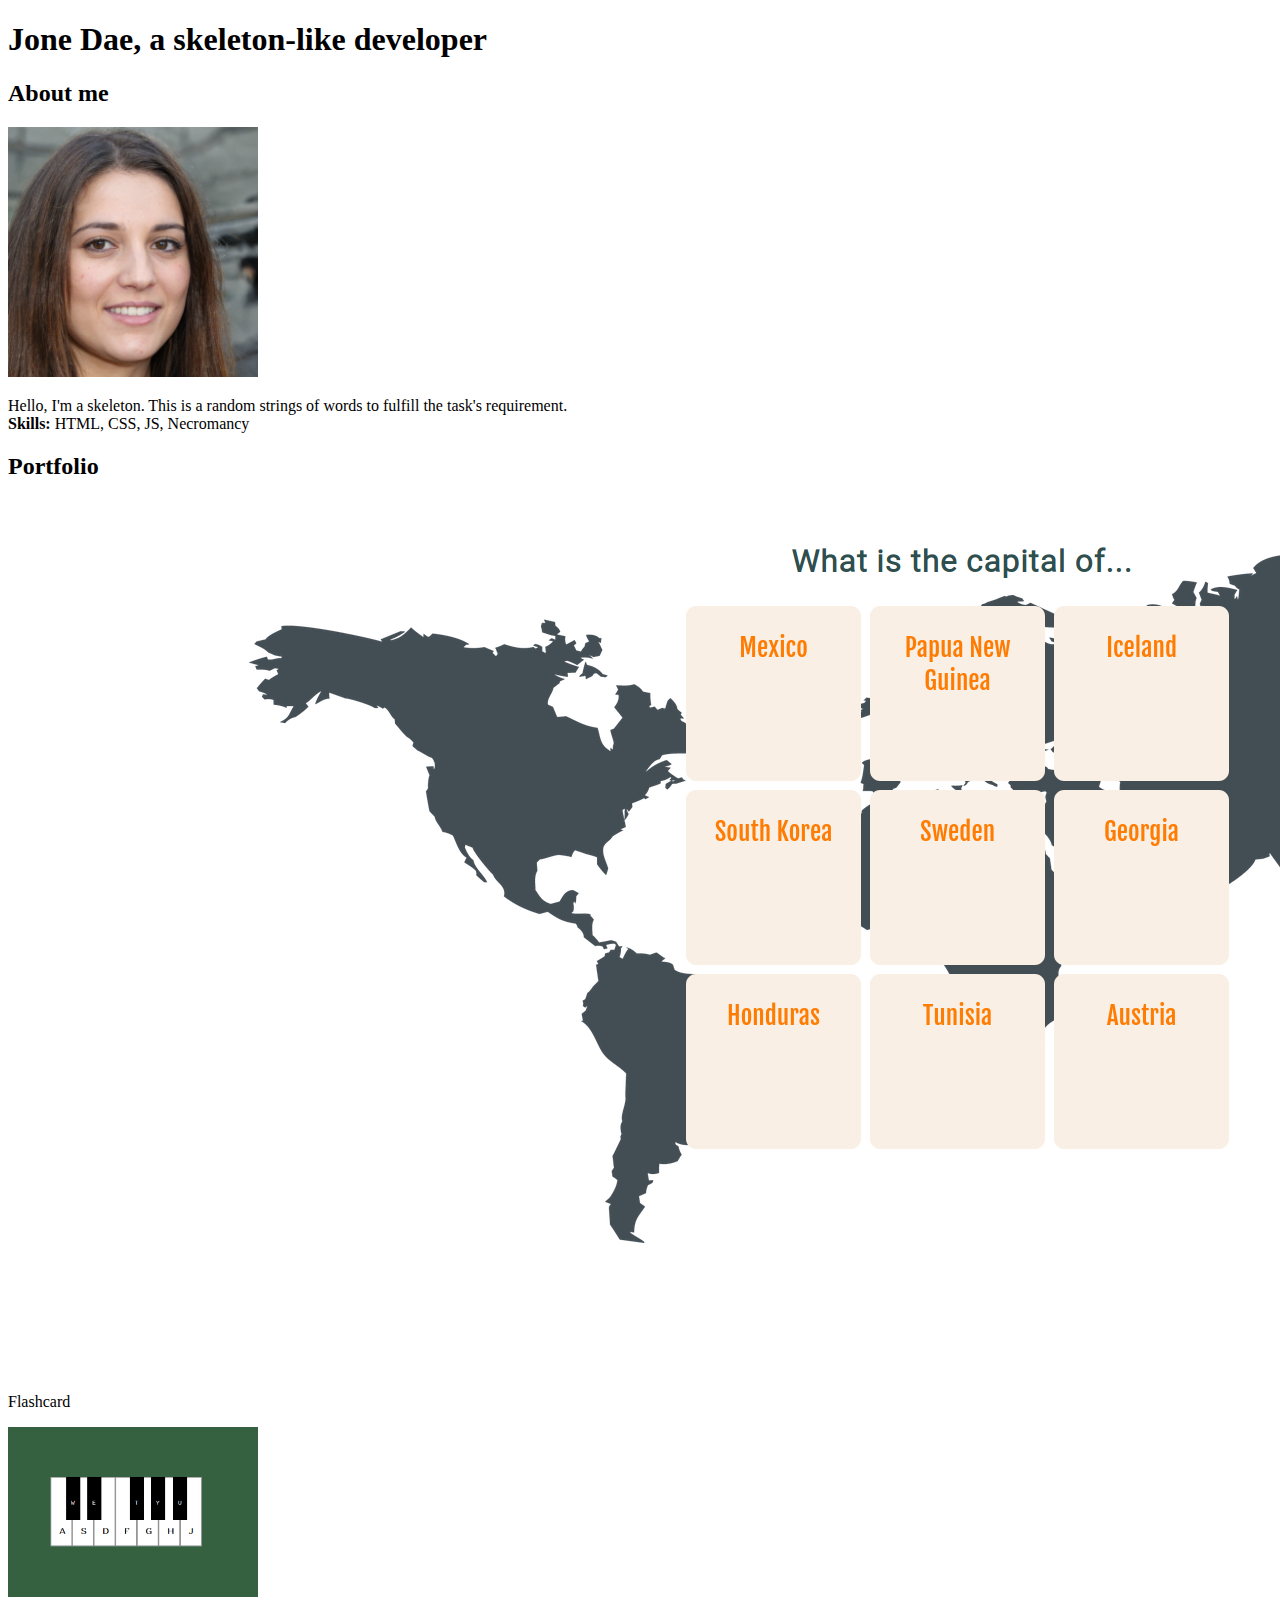
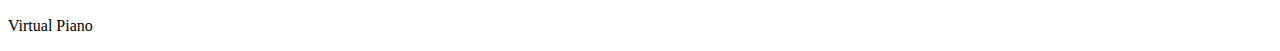
<file: stage1/src/index.html>
<!DOCTYPE html>
<html lang="en">
<head>
    <meta charset="utf-8">
    <title>Hello, World!</title>
</head>
<body>

<header>
    <h1>Jone Dae, a skeleton-like developer</h1>
</header>

<h2>About me</h2>
<img src="./static/images/person.jpg" alt="Jone Dae's picture">
<p>
    Hello, I'm a skeleton.
    This is a random strings of words to fulfill the task's requirement.
    <br/>
    <span><b>Skills:</b> HTML, CSS, JS, Necromancy</span>
</p>

<h2>Portfolio</h2>
<div>
    <img src="./static/images/project1.png" alt="Project Flashcard">
    <p>Flashcard</p>
</div>
<div>
    <img src="./static/images/project2.png" alt="Project Virtual Piano">
    <p>Virtual Piano</p>
</div>

</body>
</html>
</file>
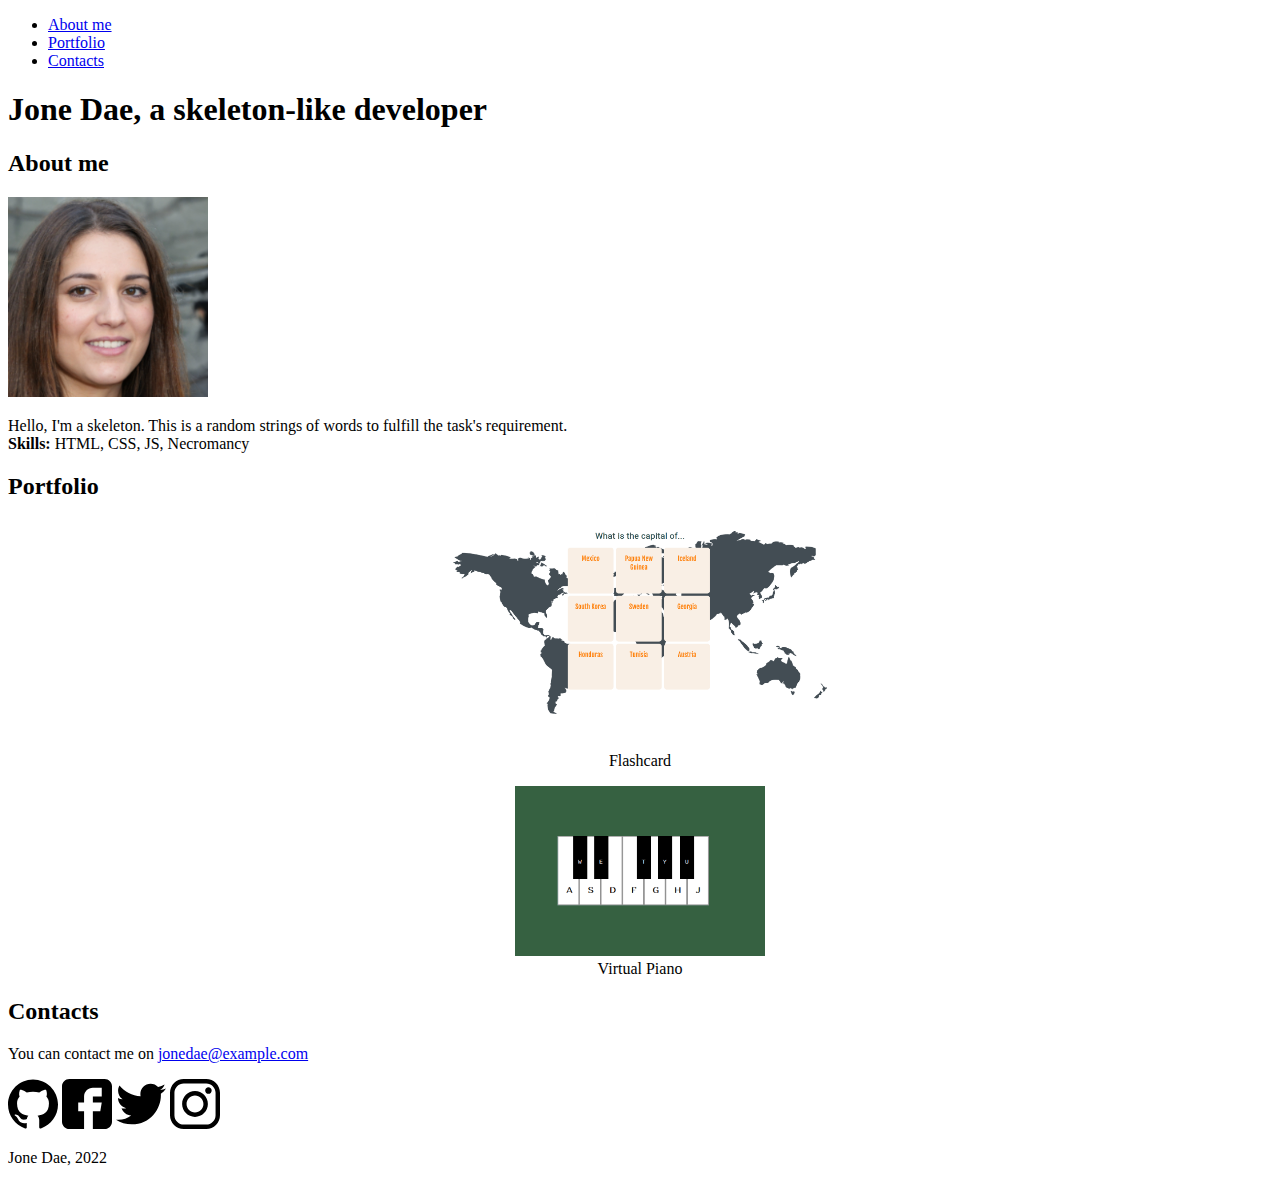
<file: stage2/src/index.html>
<!DOCTYPE html>
<html lang="en">
<head>
    <meta charset="utf-8">
    <title>Jone Dae</title>
    <link rel="stylesheet" href="./static/css/index.css">
</head>
<body>

<header>
    <nav>
        <ul>
            <li><a href="#about">About me</a></li>
            <li><a href="#portfolio">Portfolio</a></li>
            <li><a href="#contacts">Contacts</a></li>
        </ul>
    </nav>
    <h1>Jone Dae, a skeleton-like developer</h1>
</header>

<section id="about">
    <h2>About me</h2>
    <img id="profile-picture" src="./static/images/person.jpg" alt="Jone Dae's picture">
    <p>
        Hello, I'm a skeleton.
        This is a random strings of words to fulfill the task's requirement.
        <br/>
        <span><b>Skills:</b> HTML, CSS, JS, Necromancy</span>
    </p>
</section>

<section id="portfolio">
    <h2>Portfolio</h2>
    <figure>
        <img src="./static/images/project1.png" alt="Project Flashcard">
        <figcaption>Flashcard</figcaption>
    </figure>
    <figure>
        <img src="./static/images/project2.png" alt="Project Virtual Piano">
        <figcaption>Virtual Piano</figcaption>
    </figure>
</section>

<section id="contacts">
    <h2>Contacts</h2>
    <p>You can contact me on <a href = "mailto: jonedae@example.com">jonedae@example.com</a></p>
    <a href="#"><img src="./static/images/github.svg" alt="github contact"></a>
    <a href="#"><img src="./static/images/facebook.svg" alt="facebook contact"></a>
    <a href="#"><img src="./static/images/twitter.svg" alt="twitter contact"></a>
    <a href="#"><img src="./static/images/instagram.svg" alt="instagram contact"></a>
</section>

<footer>
    <p>Jone Dae, 2022</p>
</footer>

</body>
</html>
</file>
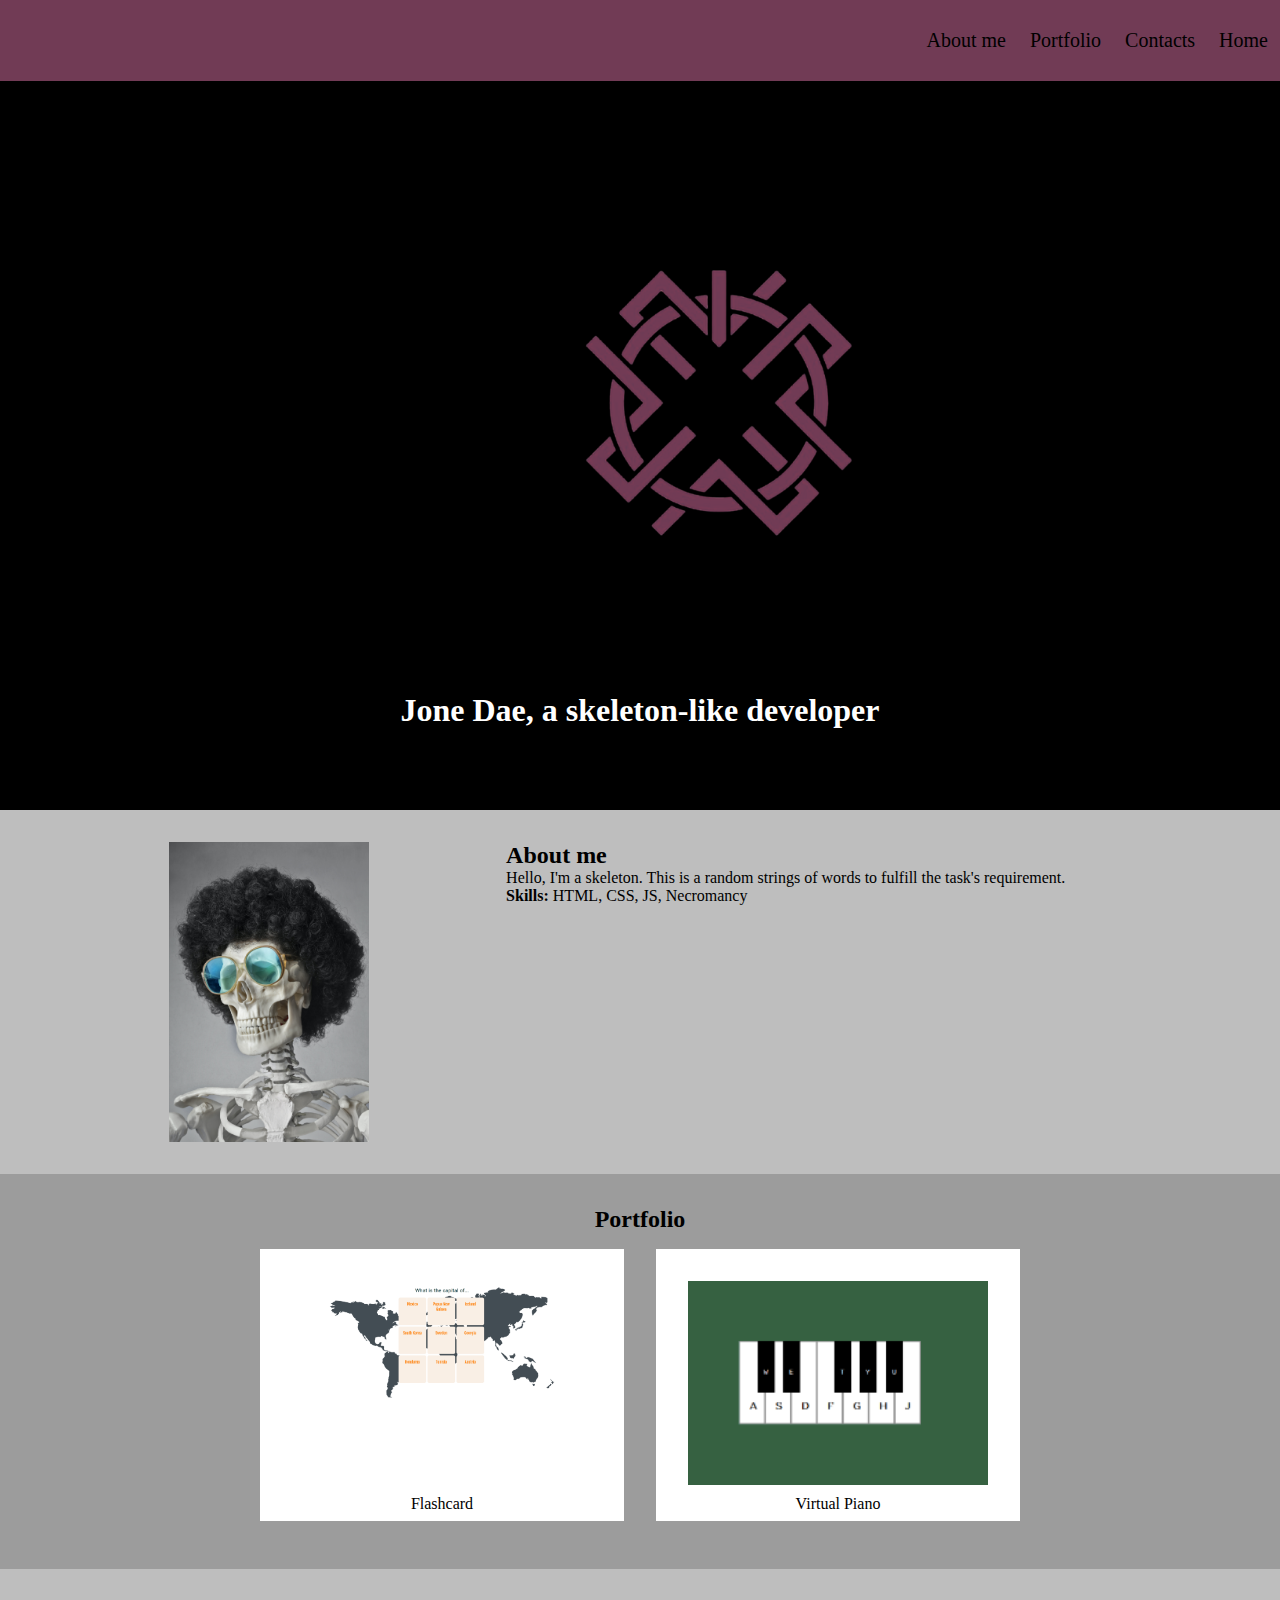
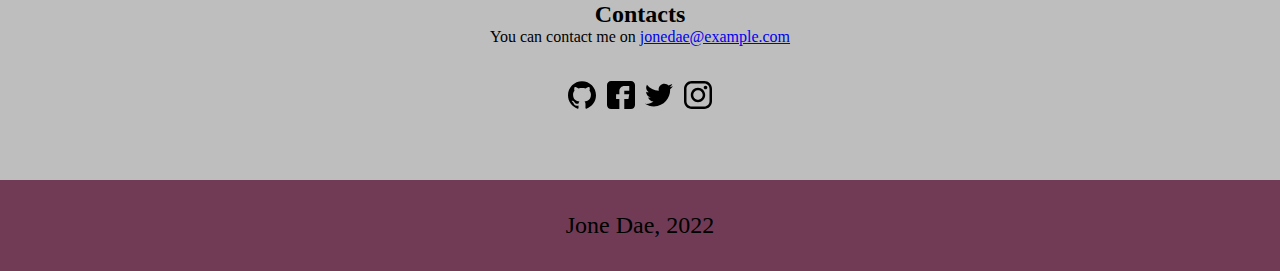
<file: stage3/src/index.html>
<!DOCTYPE html>
<html lang="en">
<head>
    <meta charset="utf-8">
    <title>Jone Dae</title>
    <link rel="stylesheet" href="./static/css/index.css">
</head>
<body>

<header>
    <nav id="navbar">
        <ul>
            <li><a href="#about">About me</a></li>
            <li><a href="#portfolio">Portfolio</a></li>
            <li><a href="#contacts">Contacts</a></li>
            <li><a href="#">Home</a></li>
        </ul>
    </nav>
    <div id="header-title-wrapper">
        <h1>Jone Dae, a skeleton-like developer</h1>
    </div>
</header>

<section id="about">
    <div id="about-img-wrapper">
        <img id="profile-picture" src="./static/images/profile.jpg" alt="Jone Dae's picture">
    </div>
    <div id="about-text-wrapper">
        <h2>About me</h2>
        <p>
            Hello, I'm a skeleton.
            This is a random strings of words to fulfill the task's requirement.
            <br/>
            <span><b>Skills:</b> HTML, CSS, JS, Necromancy</span>
        </p>
    </div>
</section>

<section id="portfolio">
    <h2>Portfolio</h2>
    <div id="portfolio-wrapper">
        <figure>
            <img src="./static/images/project1.png" alt="Project Flashcard">
            <figcaption>Flashcard</figcaption>
        </figure>
        <figure>
            <img src="./static/images/project2.png" alt="Project Virtual Piano">
            <figcaption>Virtual Piano</figcaption>
        </figure>
    </div>
</section>

<section id="contacts">
    <h2>Contacts</h2>
    <p>You can contact me on <a href = "mailto: jonedae@example.com">jonedae@example.com</a></p>
    <div id="socials-wrapper">
        <a href="#"><img src="./static/images/github.svg" alt="github contact"></a>
        <a href="#"><img src="./static/images/facebook.svg" alt="facebook contact"></a>
        <a href="#"><img src="./static/images/twitter.svg" alt="twitter contact"></a>
        <a href="#"><img src="./static/images/instagram.svg" alt="instagram contact"></a>
    </div>
</section>

<footer id="footer">
    <p>Jone Dae, 2022</p>
</footer>

</body>
</html>
</file>
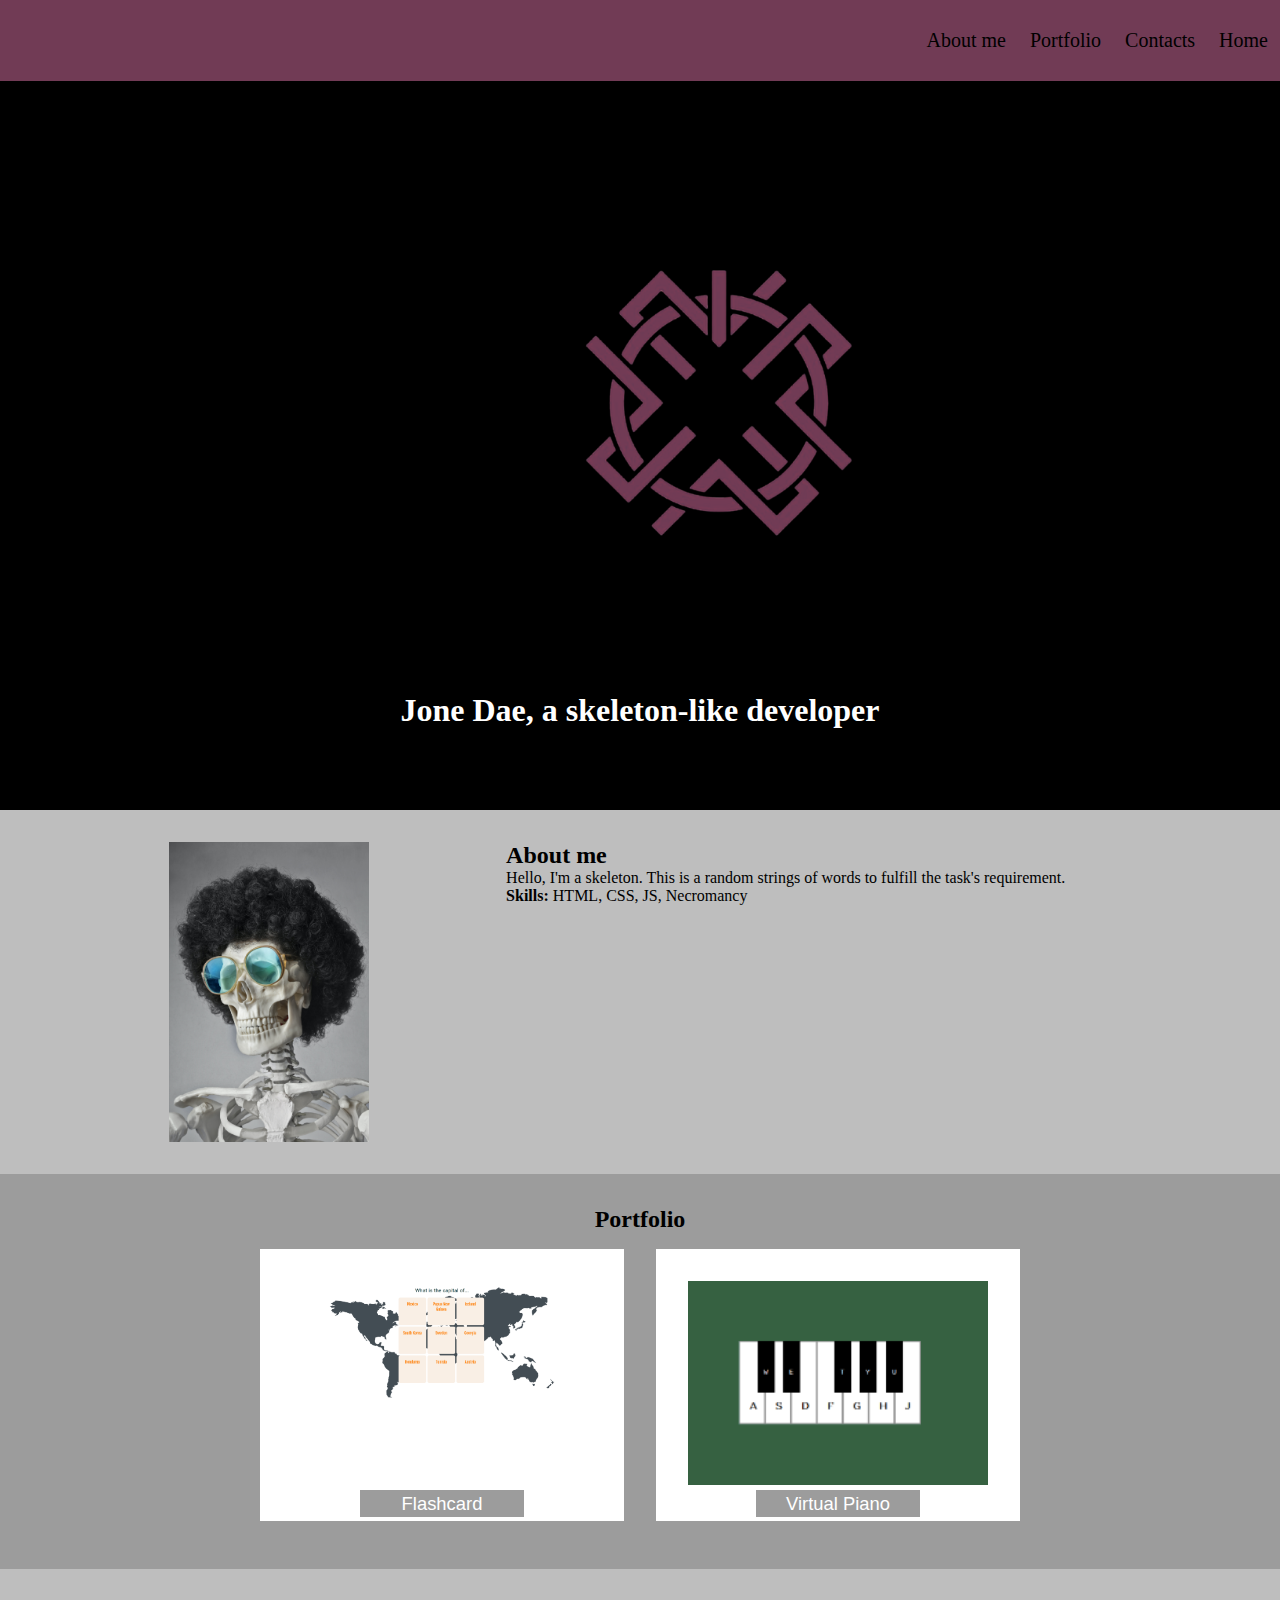
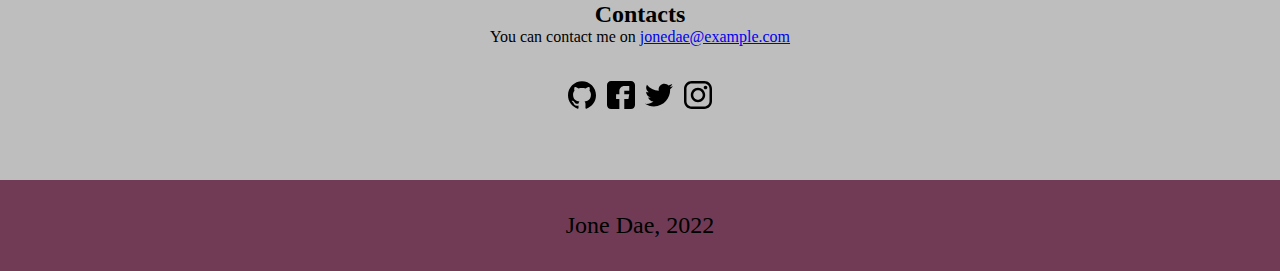
<file: stage4/src/index.html>
<!DOCTYPE html>
<html lang="en">
<head>
    <meta charset="utf-8">
    <title>Jone Dae</title>
    <link rel="stylesheet" href="./static/css/index.css">
</head>
<body>

<header>
    <nav id="navbar">
        <ul>
            <li><a href="#about">About me</a></li>
            <li><a href="#portfolio">Portfolio</a></li>
            <li><a href="#contacts">Contacts</a></li>
            <li><a href="#">Home</a></li>
        </ul>
    </nav>
    <div id="header-title-wrapper">
        <h1>Jone Dae, a skeleton-like developer</h1>
    </div>
</header>

<section id="about">
    <div id="about-img-wrapper">
        <img id="profile-picture" src="./static/images/profile.jpg" alt="Jone Dae's picture">
    </div>
    <div id="about-text-wrapper">
        <h2>About me</h2>
        <p>
            Hello, I'm a skeleton.
            This is a random strings of words to fulfill the task's requirement.
            <br/>
            <span><b>Skills:</b> HTML, CSS, JS, Necromancy</span>
        </p>
    </div>
</section>

<section id="portfolio">
    <h2>Portfolio</h2>
    <div id="portfolio-wrapper">
        <figure>
            <img src="./static/images/project1.png" alt="Project Flashcard">
            <div class="button-wrapper">
                <button type="button" class="open-window">Flashcard</button>
            </div>
        </figure>
        <figure>
            <img src="./static/images/project2.png" alt="Project Virtual Piano">
            <div class="button-wrapper">
                <button type="button" class="open-window">Virtual Piano</button>
            </div>
        </figure>
    </div>

    <!--Pop-up Window-->
    <div id="popup-window" class="window hidden">
        <div id="popup-content-wrapper">
            <div id="popup-content"></div>
            <div>
                <button type="button" id="close-popup">Close</button>
            </div>
        </div>
    </div>
</section>

<section id="contacts">
    <h2>Contacts</h2>
    <p>You can contact me on <a href = "mailto: jonedae@example.com">jonedae@example.com</a></p>
    <div id="socials-wrapper">
        <a href="#"><img src="./static/images/github.svg" alt="github contact"></a>
        <a href="#"><img src="./static/images/facebook.svg" alt="facebook contact"></a>
        <a href="#"><img src="./static/images/twitter.svg" alt="twitter contact"></a>
        <a href="#"><img src="./static/images/instagram.svg" alt="instagram contact"></a>
    </div>
</section>

<footer id="footer">
    <p>Jone Dae, 2022</p>
</footer>



<script src="./static/script/index.js"></script>

</body>
</html>
</file>
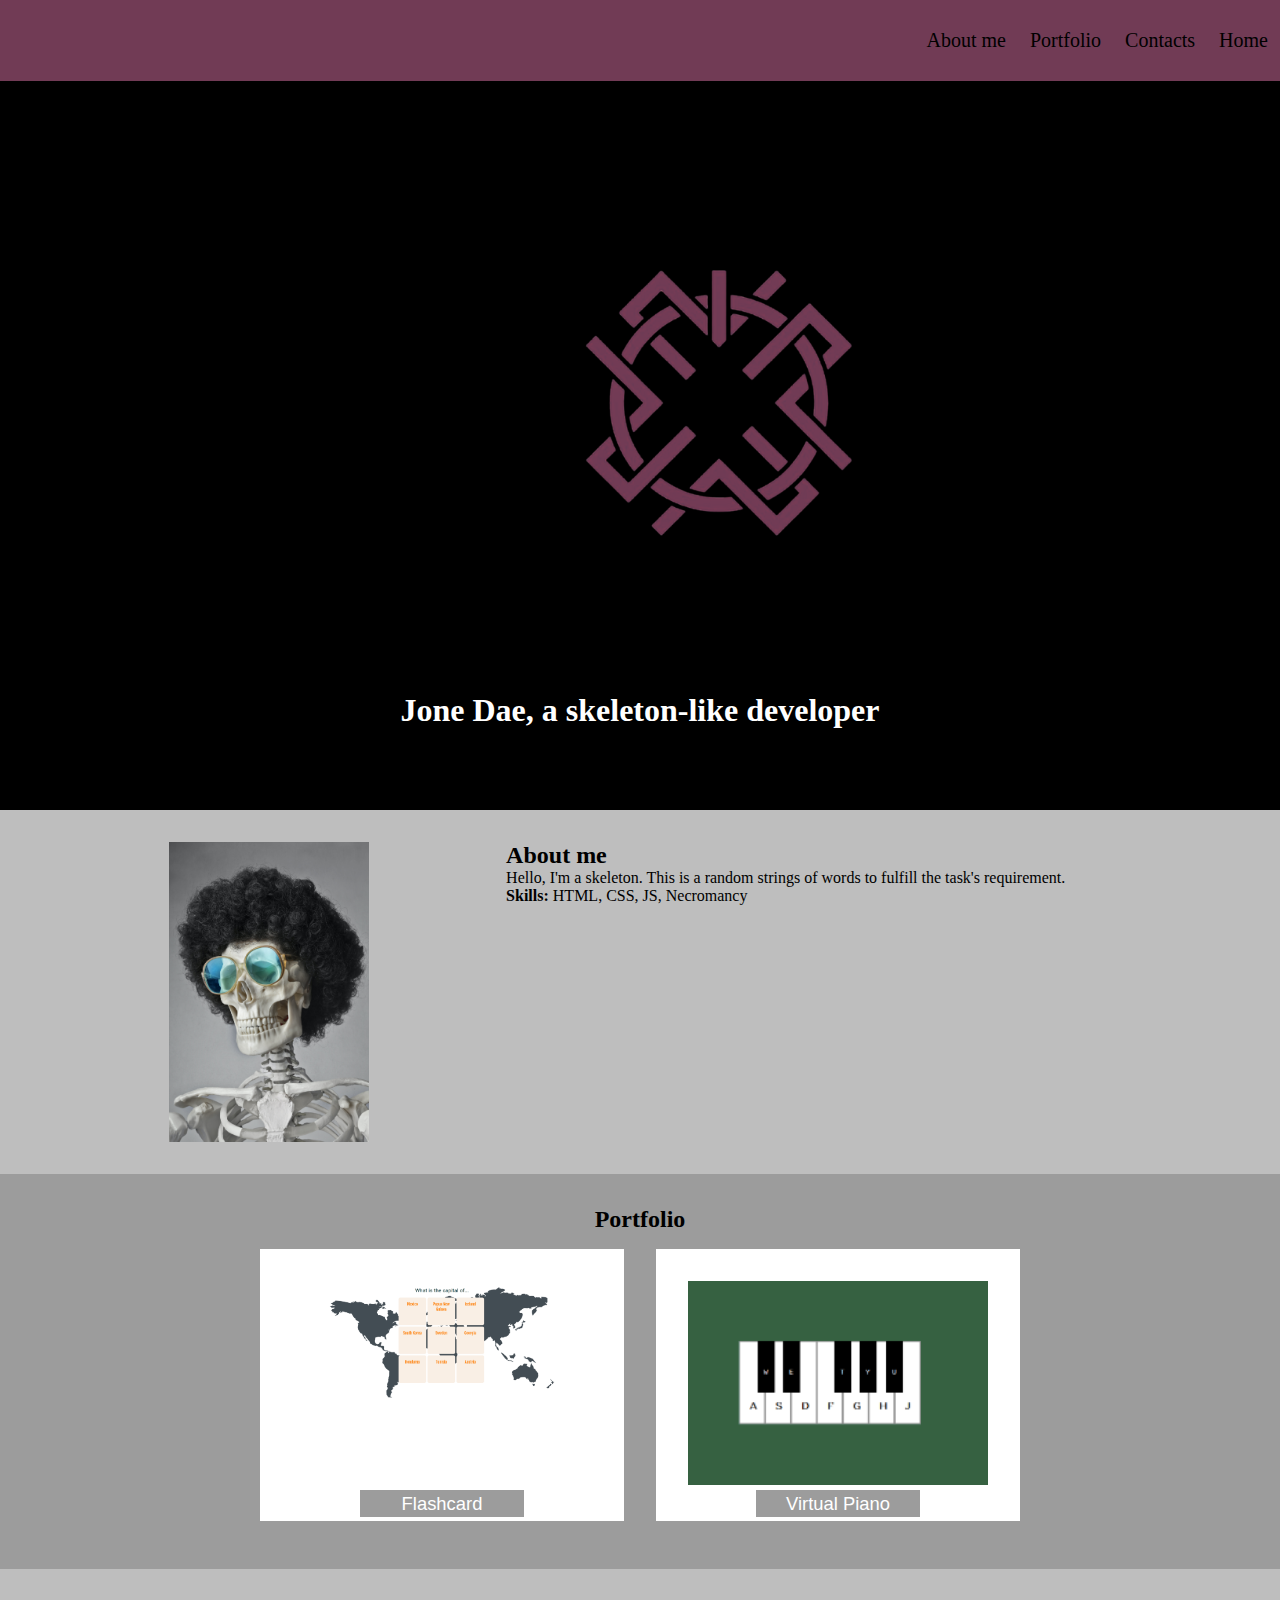
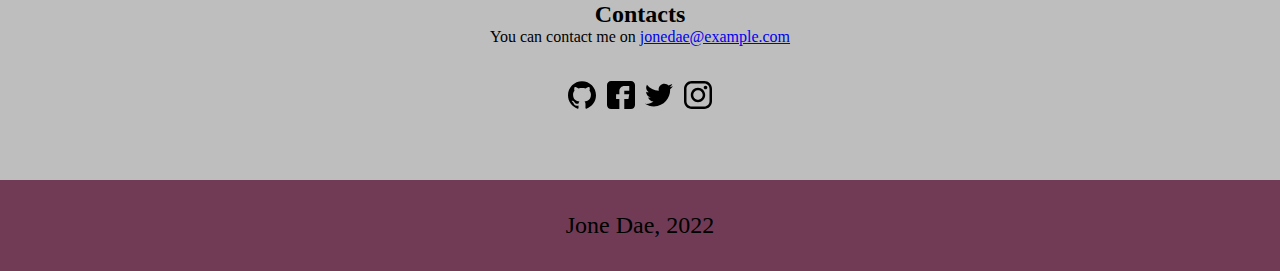
<file: stage5/src/index.html>
<!DOCTYPE html>
<html lang="en">
<head>
    <meta charset="utf-8">
    <title>Jone Dae</title>
    <link rel="stylesheet" href="./static/css/index.css">
</head>
<body>

<header>
    <nav id="navbar">
        <ul>
            <li><a href="#about">About me</a></li>
            <li><a href="#portfolio">Portfolio</a></li>
            <li><a href="#contacts">Contacts</a></li>
            <li><a href="#">Home</a></li>
        </ul>
    </nav>
    <nav class="hamburger">
        <ul>
            <li><a href="#about">About me</a></li>
            <li><a href="#portfolio">Portfolio</a></li>
            <li><a href="#contacts">Contacts</a></li>
            <li><a href="#">Home</a></li>
        </ul>
    </nav>
    <div id="header-title-wrapper">
        <h1>Jone Dae, a skeleton-like developer</h1>
    </div>
</header>

<section id="about">
    <div id="about-img-wrapper">
        <img id="profile-picture" src="./static/images/profile.jpg" alt="Jone Dae's picture">
    </div>
    <div id="about-text-wrapper">
        <h2>About me</h2>
        <p>
            Hello, I'm a skeleton.
            This is a random strings of words to fulfill the task's requirement.
            <br/>
            <span><b>Skills:</b> HTML, CSS, JS, Necromancy</span>
        </p>
    </div>
</section>

<section id="portfolio">
    <h2>Portfolio</h2>
    <div id="portfolio-wrapper">
        <figure>
            <img src="./static/images/project1.png" alt="Project Flashcard">
            <div class="button-wrapper">
                <button type="button" class="open-window">Flashcard</button>
            </div>
        </figure>
        <figure>
            <img src="./static/images/project2.png" alt="Project Virtual Piano">
            <div class="button-wrapper">
                <button type="button" class="open-window">Virtual Piano</button>
            </div>
        </figure>
    </div>

    <!--Pop-up Window-->
    <div id="popup-window" class="window hidden">
        <div id="popup-content-wrapper">
            <div id="popup-content"></div>
            <div>
                <button type="button" id="close-popup">Close</button>
            </div>
        </div>
    </div>
</section>

<section id="contacts">
    <h2>Contacts</h2>
    <p>You can contact me on <a href = "mailto: jonedae@example.com">jonedae@example.com</a></p>
    <div id="socials-wrapper">
        <a href="#"><img src="./static/images/github.svg" alt="github contact"></a>
        <a href="#"><img src="./static/images/facebook.svg" alt="facebook contact"></a>
        <a href="#"><img src="./static/images/twitter.svg" alt="twitter contact"></a>
        <a href="#"><img src="./static/images/instagram.svg" alt="instagram contact"></a>
    </div>
</section>

<footer id="footer">
    <p>Jone Dae, 2022</p>
</footer>



<script src="./static/script/index.js"></script>

</body>
</html>
</file>
<file: stage2/src/static/css/index.css>
#profile-picture {
    width: 200px;
}
#portfolio figure {
    text-align: center;
}
#portfolio figure img {
    max-width: 500px;
    margin: 0;
}

#contacts img {
    width: 50px;
}
</file>
<file: stage3/src/static/css/index.css>
:root {
    --black: #000000FF;
    --old-mauve: #713B55ff;
    --old-mauve2: #65354c;
    --white: #FFFFFF;
    --gray: #9c9c9c;
    --gray2: #bebebe;
}

* {
    margin: 0;
    padding: 0;
}

body {
    background-color: var(--white);
}


header {
    background-image: url("../images/background.png");
    background-size: cover;
    height: 90vh;
    width: 100%;
}
#header-title-wrapper {
    height: 80%;
    display: flex;
    justify-content: center;
    align-items: flex-end;
    text-align: center;
}
header h1 {
    color: var(--white);
}

#navbar {
    background-color: var(--old-mauve);
    height: 10%;
}
#navbar ul {
    display: flex;
    list-style-type: none;
    justify-content: flex-end;
    align-items: center;
    height: 100%;
}
#navbar ul li {
    padding: 0.75rem;
}
#navbar ul li:hover {
    background-color: var(--old-mauve2);
}
#navbar ul li a {
    font-size: 1.25rem;
    text-decoration: none;
    color: inherit;
}


#about {
    padding: 2rem;
    display: flex;
    background-color: var(--gray2);
}
#about-img-wrapper {
    flex-grow: 3;
    display: flex;
    justify-content: center;
}
#about-text-wrapper {
    flex-grow: 2;
}
#profile-picture {
    width: 200px;
}

#portfolio {
    padding: 2rem;
    text-align: center;
    background-color: var(--gray);
}
#portfolio-wrapper {
    display: flex;
    justify-content: center;
}
#portfolio figure {
    background-color: var(--white);
    margin: 1rem;
    position: relative;
}
#portfolio figure img {
    padding: 2rem;
    width: 300px;
}
#portfolio figure figcaption {
    position: absolute;
    bottom: 0.5rem;
    width: 100%;
    text-align: center;
}

#contacts {
    background-color: var(--gray2);
    padding: 2rem;
    text-align: center;
}
#socials-wrapper {
    margin: 2rem;
}
#socials-wrapper a img {
    width: 1.75rem;
    margin: 0.2rem;
}

#footer {
    background-color: var(--old-mauve);
    padding: 2rem;
    text-align: center;
    font-size: 1.5rem;
}
</file>
<file: stage4/src/static/css/index.css>
:root {
    --black: #000000FF;
    --old-mauve: #713B55ff;
    --old-mauve2: #65354c;
    --white: #FFFFFF;
    --gray: #9c9c9c;
    --gray2: #bebebe;
}

* {
    margin: 0;
    padding: 0;
}

body {
    background-color: var(--white);
}


header {
    background-image: url("../images/background.png");
    background-size: cover;
    height: 90vh;
    width: 100%;
}
#header-title-wrapper {
    height: 80%;
    display: flex;
    justify-content: center;
    align-items: flex-end;
    text-align: center;
}
header h1 {
    color: var(--white);
}

#navbar {
    background-color: var(--old-mauve);
    height: 10%;
}
#navbar ul {
    display: flex;
    list-style-type: none;
    justify-content: flex-end;
    align-items: center;
    height: 100%;
}
#navbar ul li {
    padding: 0.75rem;
}
#navbar ul li:hover {
    background-color: var(--old-mauve2);
}
#navbar ul li a {
    font-size: 1.25rem;
    text-decoration: none;
    color: inherit;
}


#about {
    padding: 2rem;
    display: flex;
    background-color: var(--gray2);
}
#about-img-wrapper {
    flex-grow: 3;
    display: flex;
    justify-content: center;
}
#about-text-wrapper {
    flex-grow: 2;
}
#profile-picture {
    width: 200px;
}

#portfolio {
    padding: 2rem;
    text-align: center;
    background-color: var(--gray);
    position: relative;
}
#portfolio-wrapper {
    display: flex;
    justify-content: center;
}
#portfolio figure {
    background-color: var(--white);
    margin: 1rem;
    position: relative;
}
#portfolio figure img {
    padding: 2rem;
    width: 300px;
}
.button-wrapper {
    position: absolute;
    bottom: 0.25rem;
    width: 100%;
    text-align: center;
}
.open-window {
    padding: 0.15rem;
    width: 45%;
    background-color: var(--gray);
    border: none;
    color: var(--white);
    font-size: 1.15rem;
}
.open-window:hover {
    background-color: var(--gray2);
}

#contacts {
    background-color: var(--gray2);
    padding: 2rem;
    text-align: center;
}
#socials-wrapper {
    margin: 2rem;
}
#socials-wrapper a img {
    width: 1.75rem;
    margin: 0.2rem;
}

#footer {
    background-color: var(--old-mauve);
    padding: 2rem;
    text-align: center;
    font-size: 1.5rem;
}


.window {
    width: 94%;
    height: 100%;
    position: absolute;
    top: 0;
    z-index: 1;
    background-color: var(--gray);

    display: flex;
    justify-content: center;
}
#popup-content-wrapper {
    margin-top: 3rem;
    padding: 2rem;
    background-color: var(--white);

    width: 45%;
    height: 50%;
    border-radius: 2rem;
}

#close-popup {
    margin-top: 5rem;
    padding: 0.15rem;
    width: 45%;
    background-color: var(--gray);
    border: none;
    color: var(--white);
    font-size: 1.15rem;
}
#close-popup:hover {
    background-color: var(--gray2);
}

.show {
    visibility: visible;
    animation: pop 0.5s ease-in;
}
@keyframes pop {
    from {
        opacity: 0;
        visibility: hidden;
    }
    to {
        opacity: 1;
        visibility: visible;
    }
}

.hidden {
    animation: out 0.5s ease-out;
    visibility: hidden;
}
@keyframes out {
    from {
        opacity: 1;
        visibility: visible;
    }
    to {
        opacity: 0;
        visibility: hidden;
    }
}
</file>
<file: stage5/src/static/css/index.css>
:root {
    --black: #000000FF;
    --old-mauve: #713B55ff;
    --old-mauve2: #65354c;
    --white: #FFFFFF;
    --gray: #9c9c9c;
    --gray2: #bebebe;
}

* {
    margin: 0;
    padding: 0;
}

body {
    background-color: var(--white);
}


header {
    background-image: url("../images/background.png");
    background-size: cover;
    height: 90vh;
    width: 100%;
}
#header-title-wrapper {
    height: 80%;
    display: flex;
    justify-content: center;
    align-items: flex-end;
    text-align: center;
}
header h1 {
    color: var(--white);
}

#navbar {
    background-color: var(--old-mauve);
    height: 10%;
}
#navbar ul {
    display: flex;
    list-style-type: none;
    justify-content: flex-end;
    align-items: center;
    height: 100%;
}
#navbar ul li {
    padding: 0.75rem;
}
#navbar ul li:hover {
    background-color: var(--old-mauve2);
}
#navbar ul li a {
    font-size: 1.25rem;
    text-decoration: none;
    color: inherit;
}


#about {
    padding: 2rem;
    display: flex;
    background-color: var(--gray2);
}
#about-img-wrapper {
    flex-grow: 3;
    display: flex;
    justify-content: center;
}
#about-text-wrapper {
    flex-grow: 2;
}
#profile-picture {
    width: 200px;
}

#portfolio {
    padding: 2rem;
    text-align: center;
    background-color: var(--gray);
    position: relative;
}
#portfolio-wrapper {
    display: flex;
    justify-content: center;
}
#portfolio figure {
    background-color: var(--white);
    margin: 1rem;
    position: relative;
}
#portfolio figure img {
    padding: 2rem;
    width: 300px;
}
.button-wrapper {
    position: absolute;
    bottom: 0.25rem;
    width: 100%;
    text-align: center;
}
.open-window {
    padding: 0.15rem;
    width: 45%;
    background-color: var(--gray);
    border: none;
    color: var(--white);
    font-size: 1.15rem;
}
.open-window:hover {
    background-color: var(--gray2);
}

#contacts {
    background-color: var(--gray2);
    padding: 2rem;
    text-align: center;
}
#socials-wrapper {
    margin: 2rem;
}
#socials-wrapper a img {
    width: 1.75rem;
    margin: 0.2rem;
}

#footer {
    background-color: var(--old-mauve);
    padding: 2rem;
    text-align: center;
    font-size: 1.5rem;
}


.window {
    width: 94%;
    height: 100%;
    position: absolute;
    top: 0;
    z-index: 1;
    background-color: var(--gray);

    display: flex;
    justify-content: center;
}
#popup-content-wrapper {
    margin-top: 3rem;
    padding: 2rem;
    background-color: var(--white);

    width: 45%;
    height: 50%;
    border-radius: 2rem;
}

#close-popup {
    margin-top: 5rem;
    padding: 0.15rem;
    width: 45%;
    background-color: var(--gray);
    border: none;
    color: var(--white);
    font-size: 1.15rem;
}
#close-popup:hover {
    background-color: var(--gray2);
}

.show {
    visibility: visible;
    animation: pop 0.5s ease-in;
}
@keyframes pop {
    from {
        opacity: 0;
        visibility: hidden;
    }
    to {
        opacity: 1;
        visibility: visible;
    }
}

.hidden {
    animation: out 0.5s ease-out;
    visibility: hidden;
}
@keyframes out {
    from {
        opacity: 1;
        visibility: visible;
    }
    to {
        opacity: 0;
        visibility: hidden;
    }
}

@media screen and (min-width: 900px) {
    .hamburger {
        visibility: hidden;
        display: none;
    }
}
</file>
